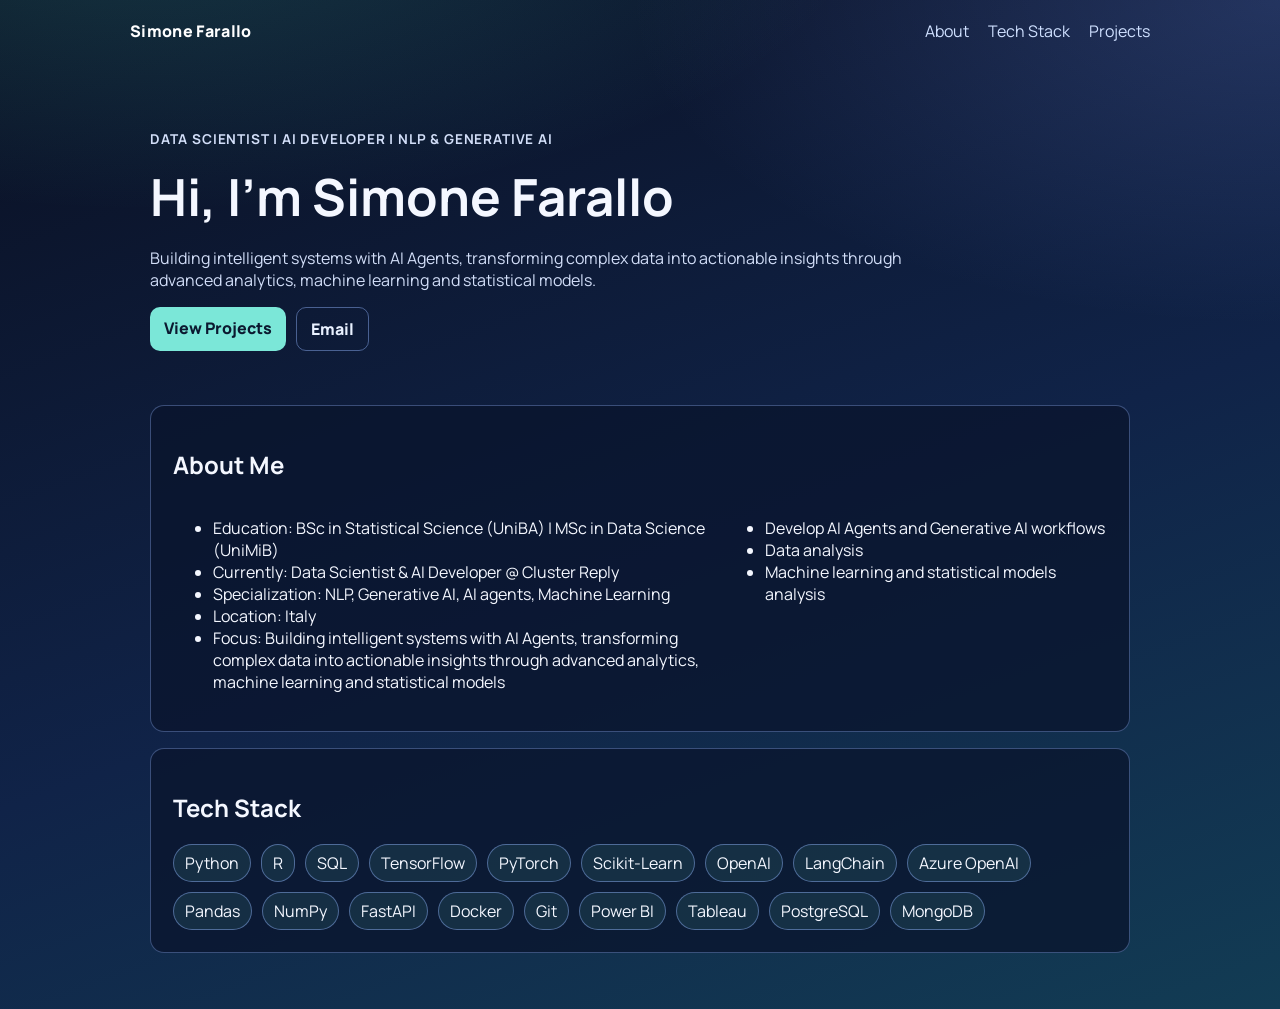
<file: index.html>
﻿<!doctype html>
<html lang="en">
<head>
  <meta charset="utf-8" />
  <meta name="viewport" content="width=device-width, initial-scale=1" />
  <title>Simone Farallo | Portfolio</title>
  <link rel="preconnect" href="https://fonts.googleapis.com">
  <link rel="preconnect" href="https://fonts.gstatic.com" crossorigin>
  <link href="https://fonts.googleapis.com/css2?family=Manrope:wght@400;600;800&display=swap" rel="stylesheet">
  <link rel="stylesheet" href="styles.css" />
</head>
<body>
  <header class="nav">
    <a class="logo" href="index.html">Simone Farallo</a>
    <nav>
      <a href="#about">About</a>
      <a href="#stack">Tech Stack</a>
      <a href="projects.html">Projects</a>
    </nav>
  </header>

  <main class="wrap">
    <section class="hero">
      <p class="tag">Data Scientist | AI Developer | NLP & Generative AI</p>
      <h1>Hi, I'm Simone Farallo</h1>
      <p>
        Building intelligent systems with AI Agents, transforming complex data into actionable insights through advanced analytics, machine learning and statistical models.
      </p>
      <div class="hero-actions">
        <a class="btn" href="projects.html">View Projects</a>
        <a class="btn secondary" href="mailto:simonefarallo@gmail.com">Email</a>
      </div>
    </section>

    <section id="about" class="card">
      <h2>About Me</h2>
      <div class="two-cols">
        <ul>
          <li>Education: BSc in Statistical Science (UniBA) | MSc in Data Science (UniMiB)</li>
          <li>Currently: Data Scientist & AI Developer @ Cluster Reply</li>
          <li>Specialization: NLP, Generative AI, AI agents, Machine Learning</li>
          <li>Location: Italy</li>
          <li>Focus: Building intelligent systems with AI Agents, transforming complex data into actionable insights through advanced analytics, machine learning and statistical models</li>
        </ul>
        <ul>
          <li>Develop AI Agents and Generative AI workflows</li>
          <li>Data analysis</li>
          <li>Machine learning and statistical models analysis</li>
        </ul>
      </div>
    </section>

    <section id="stack" class="card">
      <h2>Tech Stack</h2>
      <div class="chips">
        <span>Python</span><span>R</span><span>SQL</span><span>TensorFlow</span><span>PyTorch</span><span>Scikit-Learn</span>
        <span>OpenAI</span><span>LangChain</span><span>Azure OpenAI</span><span>Pandas</span><span>NumPy</span><span>FastAPI</span>
        <span>Docker</span><span>Git</span><span>Power BI</span><span>Tableau</span><span>PostgreSQL</span><span>MongoDB</span>
      </div>
    </section>
  </main>
</body>
</html>
</file>
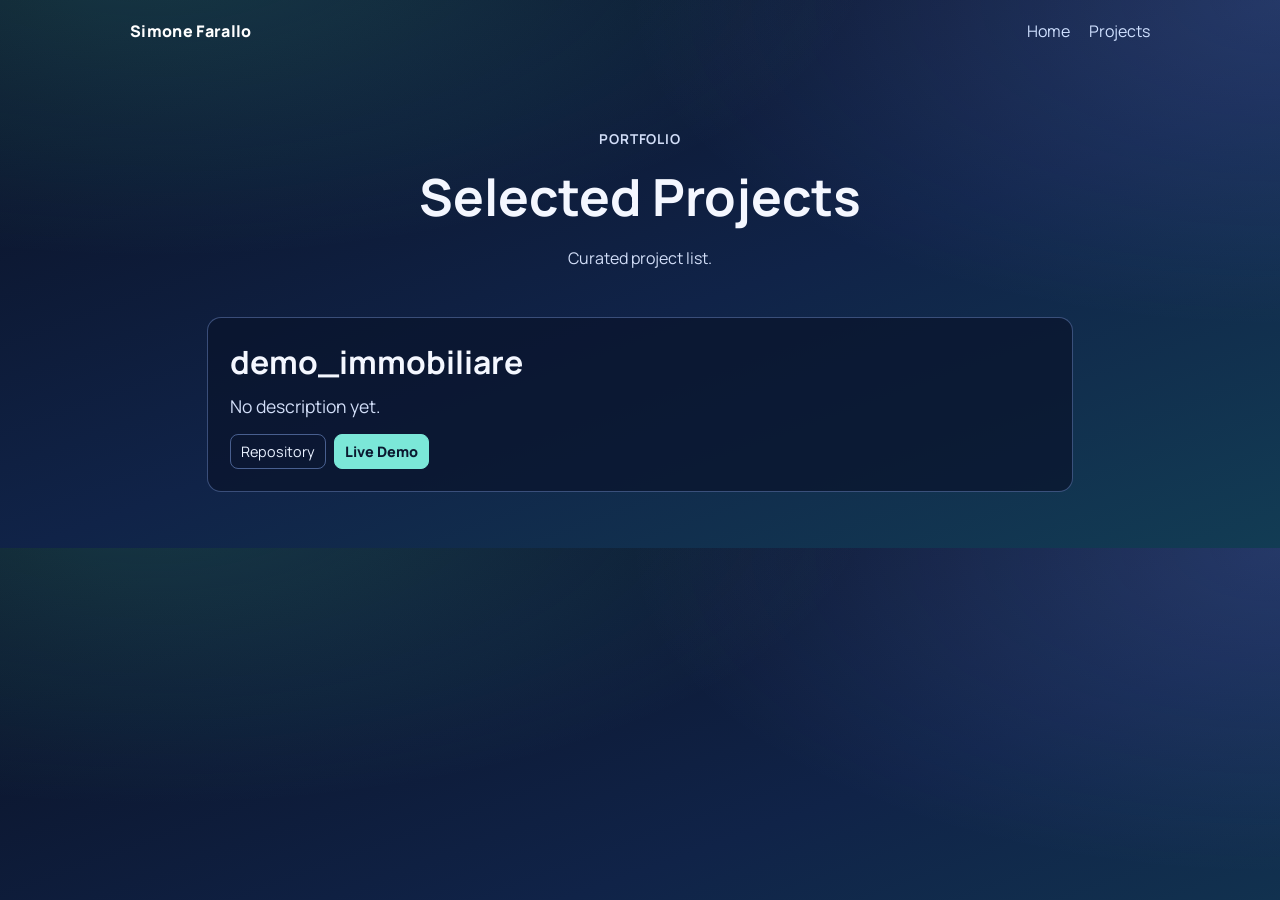
<file: projects.html>
﻿<!doctype html>
<html lang="en">
<head>
  <meta charset="utf-8" />
  <meta name="viewport" content="width=device-width, initial-scale=1" />
  <title>Projects | Simone Farallo</title>
  <link rel="preconnect" href="https://fonts.googleapis.com">
  <link rel="preconnect" href="https://fonts.gstatic.com" crossorigin>
  <link href="https://fonts.googleapis.com/css2?family=Manrope:wght@400;600;800&display=swap" rel="stylesheet">
  <link rel="stylesheet" href="styles.css" />
</head>
<body>
  <header class="nav">
    <a class="logo" href="index.html">Simone Farallo</a>
    <nav>
      <a href="index.html">Home</a>
      <a href="projects.html">Projects</a>
    </nav>
  </header>

  <main class="wrap">
    <section class="hero small centered">
      <p class="tag">Portfolio</p>
      <h1>Selected Projects</h1>
      <p>Curated project list.</p>
    </section>

    <section class="card project-single-wrap">
      <article class="project-single">
        <h2>demo_immobiliare</h2>
        <p>No description yet.</p>
        <div class="project-links center">
          <a class="project-link" href="https://github.com/SimoneFarallo/demo_immobiliare" target="_blank" rel="noopener noreferrer">Repository</a>
          <a class="project-link strong" href="https://demo-immobiliare.onrender.com/" target="_blank" rel="noopener noreferrer">Live Demo</a>
        </div>
      </article>
    </section>
  </main>
</body>
</html>
</file>
<file: styles.css>
﻿body {
  margin: 0;
  font-family: Manrope, sans-serif;
  color: #f4f7ff;
  background:
    radial-gradient(1200px 520px at 12% -10%, rgba(77, 238, 220, 0.18), transparent 60%),
    radial-gradient(1000px 500px at 100% 0%, rgba(125, 154, 255, 0.2), transparent 65%),
    linear-gradient(160deg, #0a1022, #102348 55%, #123c54);
}

.nav {
  max-width: 1020px;
  margin: 0 auto;
  padding: 20px;
  display: flex;
  justify-content: space-between;
  align-items: center;
}

.logo {
  color: #fff;
  text-decoration: none;
  font-weight: 800;
  letter-spacing: 0.02em;
}

.nav nav a {
  color: #cfe0ff;
  text-decoration: none;
  margin-left: 16px;
}

.wrap {
  max-width: 980px;
  margin: 0 auto;
  padding: 16px 24px 56px;
}

.hero {
  padding: 38px 0;
}

.hero h1 {
  font-size: clamp(2rem, 5vw, 3.2rem);
  margin: 10px 0;
  max-width: 760px;
}

.hero p {
  color: #d2def8;
  max-width: 760px;
}

.hero.small {
  padding-bottom: 16px;
}

.hero.centered,
.hero.centered h1,
.hero.centered p {
  text-align: center;
  margin-left: auto;
  margin-right: auto;
}

.tag {
  color: #7be7d8;
  font-weight: 700;
  letter-spacing: 0.06em;
  text-transform: uppercase;
  font-size: 0.85rem;
}

.hero-actions {
  display: flex;
  gap: 10px;
  flex-wrap: wrap;
  margin-top: 14px;
}

.btn {
  display: inline-block;
  background: #7be7d8;
  color: #0b1930;
  text-decoration: none;
  font-weight: 800;
  padding: 10px 14px;
  border-radius: 10px;
}

.btn.secondary {
  background: transparent;
  color: #e9f1ff;
  border: 1px solid rgba(146, 181, 255, 0.45);
}

.card {
  background: rgba(10, 20, 44, 0.75);
  border: 1px solid rgba(146, 181, 255, 0.35);
  border-radius: 14px;
  padding: 22px;
  margin-top: 16px;
}

.two-cols {
  display: grid;
  grid-template-columns: 1.4fr 1fr;
  gap: 18px;
}

.mini-note {
  background: rgba(123, 231, 216, 0.08);
  border: 1px solid rgba(146, 181, 255, 0.35);
  border-radius: 12px;
  padding: 14px;
}

.mini-note h3 {
  margin-top: 0;
}

.chips {
  display: flex;
  flex-wrap: wrap;
  gap: 10px;
}

.chips span {
  border: 1px solid rgba(146, 181, 255, 0.45);
  padding: 7px 11px;
  border-radius: 999px;
  background: rgba(123, 231, 216, 0.1);
}

.project-single-wrap {
  max-width: 820px;
  margin-left: auto;
  margin-right: auto;
}

.project-single {
  text-align: left;
}

.project-single h2 {
  margin-top: 0;
  margin-bottom: 10px;
  font-size: 2rem;
}

.project-single p {
  color: #d2def8;
  margin: 0 0 16px;
  font-size: 1.1rem;
}

.project-links {
  display: flex;
  gap: 8px;
  flex-wrap: wrap;
}

.project-links.center {
  justify-content: flex-start;
}

.project-link {
  display: inline-block;
  text-decoration: none;
  color: #e9f1ff;
  border: 1px solid rgba(146, 181, 255, 0.45);
  border-radius: 8px;
  padding: 7px 10px;
  font-size: 0.9rem;
}

.project-link.strong {
  background: #7be7d8;
  color: #0b1930;
  border-color: #7be7d8;
  font-weight: 800;
}

#status {
  color: #b7c9f0;
}

@media (max-width: 780px) {
  .two-cols {
    grid-template-columns: 1fr;
  }

  .wrap {
    padding: 14px 16px 42px;
  }

  .project-single h2 {
    font-size: 1.7rem;
  }
}
</file>
